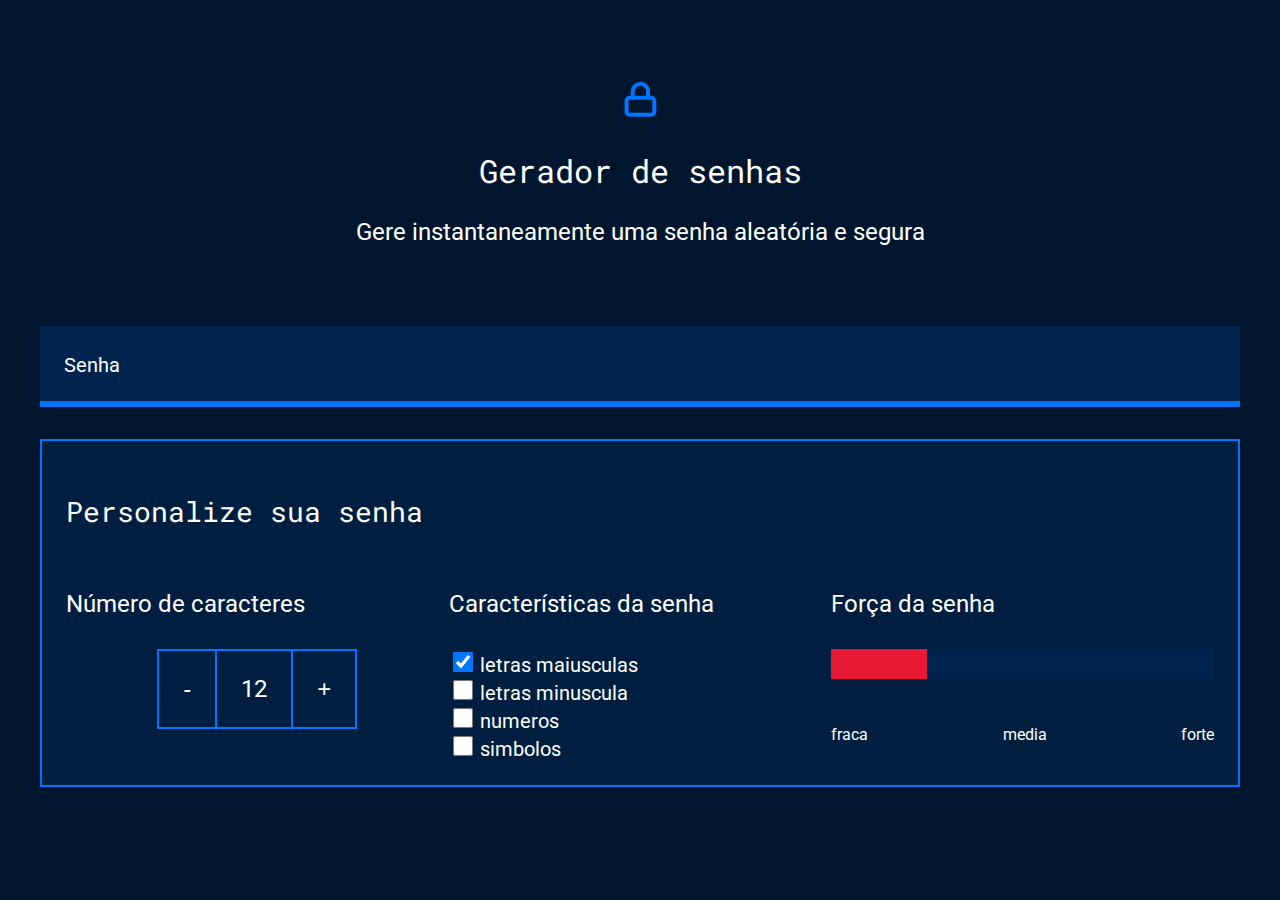
<file: index.html>
<!DOCTYPE html>
<html lang="pt-br">

<head>
    <meta charset="UTF-8">
    <meta name="viewport" content="width=device-width, initial-scale=1.0">
    <title>Gerador de senhas</title>
    <link rel="stylesheet" href="style.css">
</head>

<body>
    <section class="conteudo">
        <div class="conteudo-titulo">
            <img src="unlock.svg" alt="cadeado fechado">
            <h2 class="titulo-principal">Gerador de senhas</h2>
            <h3 class="titulo-secundario">Gere instantaneamente uma senha aleatória e segura</h3>
        </div>
        <div class="conteudo-senha">
            <label for="senha">Senha</label>
            <input name="senha" type="text" id="campo-senha" readonly>
        </div>
        <div class="parametro">
            <h3 class="parametro-titulo">Personalize sua senha</h3>
            <div class="parametro-coluna__senha">
                <div class="parametro-senha">
                    <h4 class="parametro-senha__titulo">Número de caracteres</h4>
                    <div class="parametro-senha-botoes">
                        <button class="parametro-senha__botao">-</button>
                        <p class="parametro-senha__texto">12</p>
                        <button class="parametro-senha__botao">+</button>
                    </div>
                </div>               
                <div class="parametro-senha">
                    <h4 class="parametro-senha__titulo">Características da senha</h4>
                   <div class="parametro-senha-checkbox">
                    <input type="checkbox"name="maiusculas" class="checkbox" checked> 
                    <label for="maiusculas">letras maiusculas</label>
                </div>
                <div class="parametro-senha-checkbox">
                    <input type="checkbox" name="minuscula"  class="checkbox"> 
                    <label for="minusculas">letras minuscula</label>
                </div>
                <div class="parametro-senha-checkbox">
                    <input type="checkbox"name="numeros"  class="checkbox"> 
                    <label for="numeros">numeros</label>
                </div>
                <div class="parametro-senha-checkbox">
                    <input type="checkbox"name="simbolos"  class="checkbox"> 
                    <label for="simbolos">simbolos</label>
                </div>
                </div>
                <div class="parametro-senha">
                    <h4 class="parametro-senha__titulo">Força da senha</h4>
                    <div class="barra"></div>
                    <div class="forca fraca"></div>
                    <div class="parametro-senha-textos">
                        
                        <p> fraca</p>
                        <p> media</p>
                        <p> forte</p>
                </div>

            </div>
        </div>
    </section>
    <script src="script.js"></script>
</body>

</html>
</file>
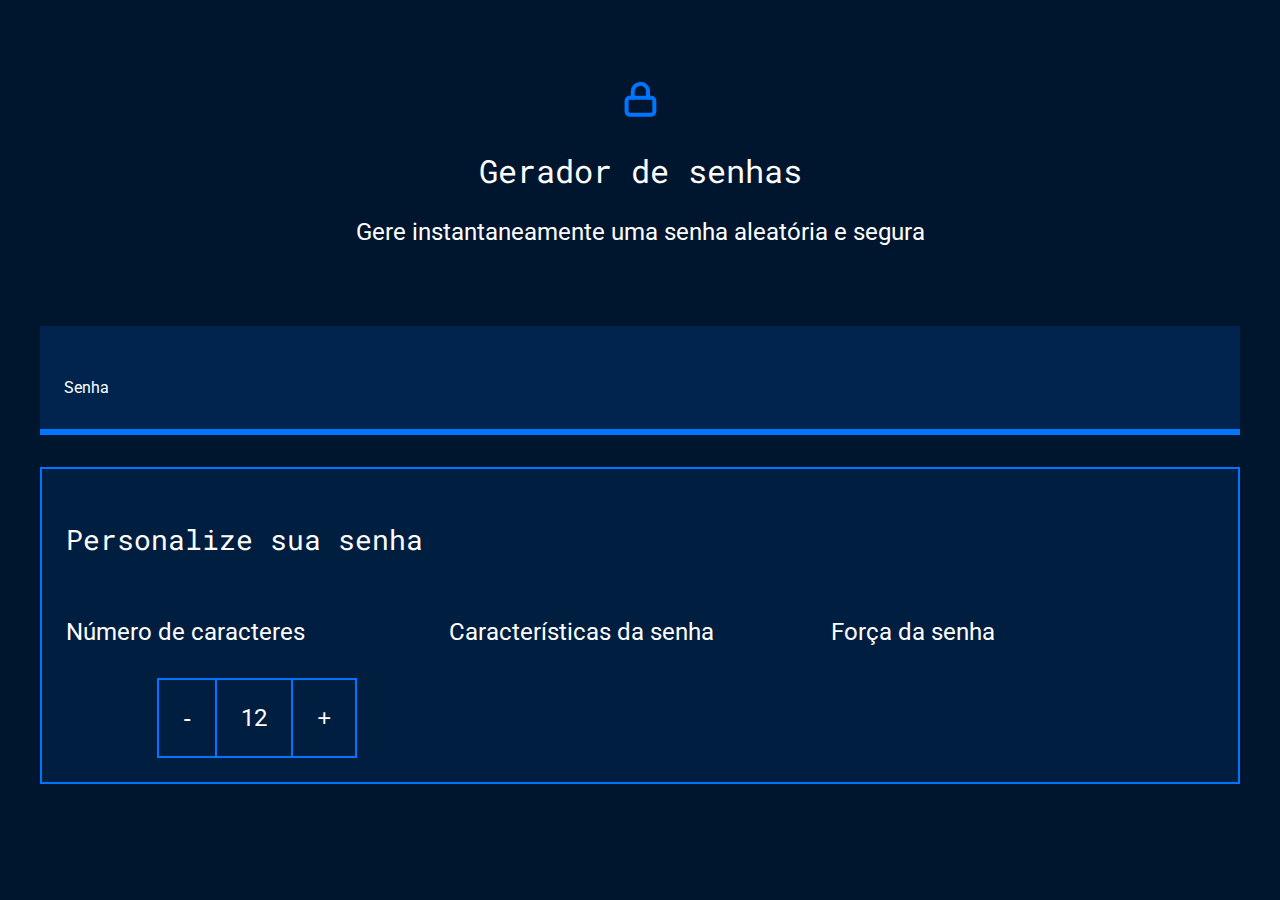
<file: senha segura/index.html>
<!DOCTYPE html>
<html lang="pt-br">

<head>
    <meta charset="UTF-8">
    <meta name="viewport" content="width=device-width, initial-scale=1.0">
    <title>Gerador de senha</title>
    <link rel="stylesheet" href="style.css">
</head>

<body>
    <section class="conteudo">
        <div class="conteudo-titulo">
            <img src="unlock.svg" alt="cadeado fechado">
            <h2 class="titulo-principal">Gerador de senhas</h2>
            <h3 class="titulo-secundario">Gere instantaneamente uma senha aleatória e segura</h3>
        </div>
        <div class="conteudo-senha">
            <label for="senha">Senha</label>
            <input name="senha" type="text" id="campo-senha">
        </div>
        <div class="parametro">
            <h3 class="parametro-titulo">Personalize sua senha</h3>
            <div class="parametro-coluna__senha">
                <div class="parametro-senha">
                    <h4 class="parametro-senha__titulo">Número de caracteres</h4>
                    <div class="parametro-senha-botoes">
                        <button class="parametro-senha__botao">-</button>
                        <p class="parametro-senha__texto">12</p>
                        <button class="parametro-senha__botao">+</button>
                    </div>
                </div>               
                <div class="parametro-senha">
                    <h4 class="parametro-senha__titulo">Características da senha</h4>
                </div>
                <div class="parametro-senha">
                    <h4 class="parametro-senha__titulo">Força da senha</h4>
                </div>
            </div>
        </div>
    </section>
</body>

</html>
</file>
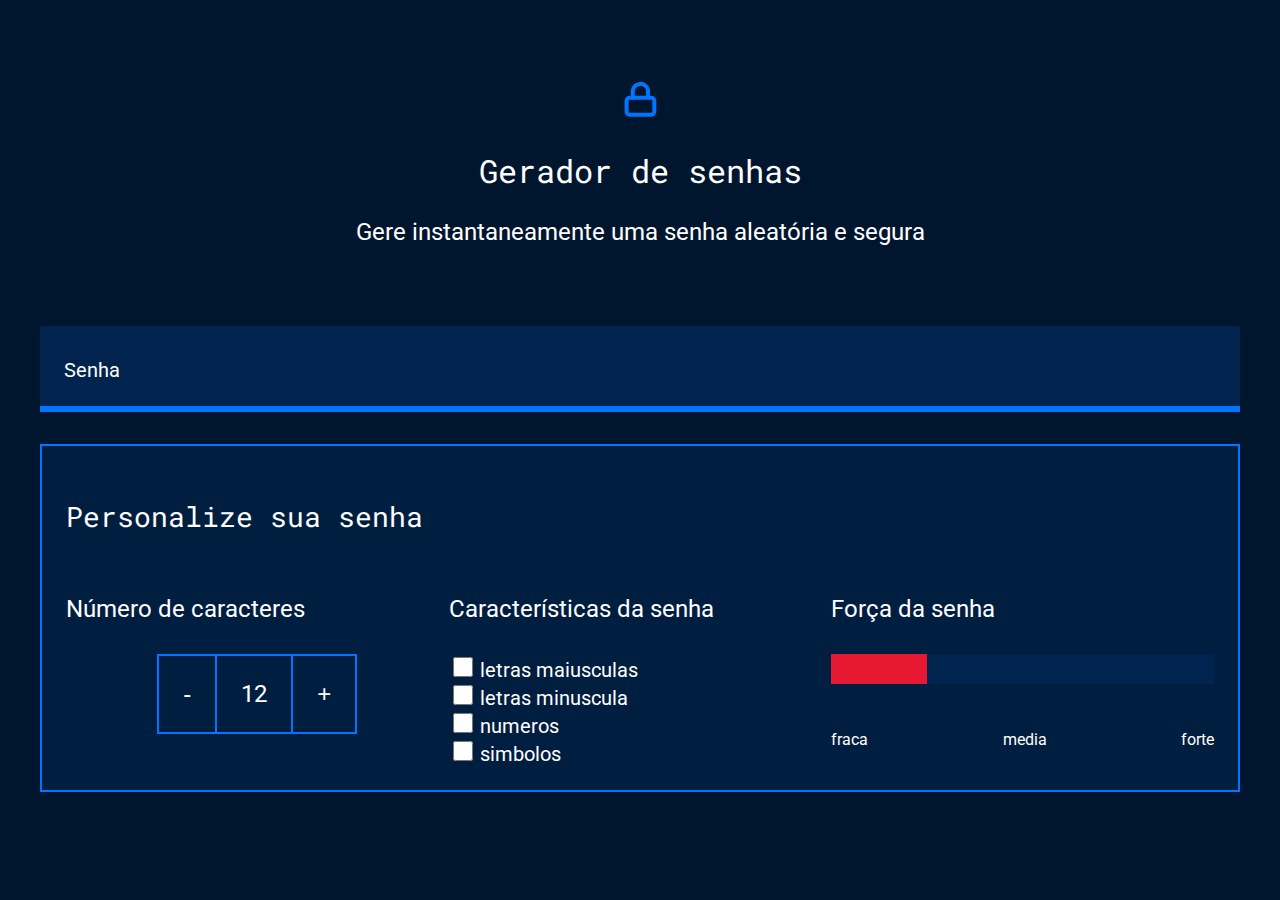
<file: senha-segura-main/index.html>
<!DOCTYPE html>
<html lang="pt-br">

<head>
    <meta charset="UTF-8">
    <meta name="viewport" content="width=device-width, initial-scale=1.0">
    <title>Gerador de senhas</title>
    <link rel="stylesheet" href="style.css">
</head>

<body>
    <section class="conteudo">
        <div class="conteudo-titulo">
            <img src="unlock.svg" alt="cadeado fechado">
            <h2 class="titulo-principal">Gerador de senhas</h2>
            <h3 class="titulo-secundario">Gere instantaneamente uma senha aleatória e segura</h3>
        </div>
        <div class="conteudo-senha">
            <label for="senha">Senha</label>
            <input name="senha" type="text" id="campo-senha">
        </div>
        <div class="parametro">
            <h3 class="parametro-titulo">Personalize sua senha</h3>
            <div class="parametro-coluna__senha">
                <div class="parametro-senha">
                    <h4 class="parametro-senha__titulo">Número de caracteres</h4>
                    <div class="parametro-senha-botoes">
                        <button class="parametro-senha__botao">-</button>
                        <p class="parametro-senha__texto">12</p>
                        <button class="parametro-senha__botao">+</button>
                    </div>
                </div>               
                <div class="parametro-senha">
                    <h4 class="parametro-senha__titulo">Características da senha</h4>
                   <div class="parametro-senha-checkbox">
                    <input type="checkbox"name="maiusculas"> 
                    <label for="maiusculas">letras maiusculas</label>
                </div>
                <div class="parametro-senha-checkbox">
                    <input type="checkbox"name="minuscula"> 
                    <label for="minusculas">letras minuscula</label>
                </div>
                <div class="parametro-senha-checkbox">
                    <input type="checkbox"name="numeros"> 
                    <label for="numeros">numeros</label>
                </div>
                <div class="parametro-senha-checkbox">
                    <input type="checkbox"name="simbolos"> 
                    <label for="simbolos">simbolos</label>
                </div>
                </div>
                <div class="parametro-senha">
                    <h4 class="parametro-senha__titulo">Força da senha</h4>
                    <div class="barra"></div>
                    <div class="forca fraca"></div>
                    <div class="parametro-senha-textos">
                        
                        <p> fraca</p>
                        <p> media</p>
                        <p> forte</p>
                </div>
            </div>
        </div>
    </section>
</body>

</html>
</file>
<file: style.css>
@import url('https://fonts.googleapis.com/css2?family=Roboto&family=Roboto+Mono&display=swap');

:root{
    --branco: white;
    --cor-de-fundo: #00162E;
    --fundo-senha: #00244D;
    --fundo-texto: #001E40;
    --borda: #0075FF;
    --roboto: 'Roboto', sans-serif;
    --roboto-mono: 'Roboto Mono', monospace;
}

*{
    font-weight: 400;
}

body{
    color: var(--branco);
    background-color: var(--cor-de-fundo);
    font-family: var(--roboto);
}

.titulo-principal{
    font-family: var(--roboto-mono);
    font-size: 32px;
}

.titulo-secundario{
    font-size: 24px;
}

.conteudo-titulo{
    text-align: center;
    margin-top: 80px;
}

.conteudo-senha{
    margin-top: 80px; 
    background: var(--fundo-senha);
    padding: 24px;
    border-bottom: 6px solid var(--borda);
}

#campo-senha{
    background-color: var(--fundo-senha);
    border: none;
    color: var(--branco);
    font-family: var(--roboto-mono);
    font-size: 28px;
    width: 70%;
}

#campo-senha:focus{
    outline: none;
}

.conteudo{
    max-width: 1200px;
    margin: 0 auto;
}

.parametro{
    background-color: var(--fundo-texto);
    border: 2px solid var(--borda);
    margin-top: 32px;
    padding: 24px;
}

.parametro-titulo{
    font-family: var(--roboto-mono);
    font-size: 28px;
}

.parametro-senha__titulo{
    font-size:24px;
}

.parametro-coluna__senha{
    display: flex;
    flex-direction: column;
    justify-content: center;
}
.parametro-senha{
    width: 50%;
    margin: 0 auto;
}

.parametro-senha-botoes {
    display: flex;
    justify-content: center;
    
}
.parametro-senha__botao{
    background-color: var(--fundo-texto);
    color: var(--branco);
    border: 2px solid var(--borda);
    padding: 24px;
    font-size: 24px;
    cursor: pointer;
}
.parametro-senha__texto{
    padding: 24px;
    border-top: 2px solid var(--borda);
    border-bottom: 2px solid var(--borda);
    margin: 0;
    font-size: 24px;
}
label{
    font-size: 20px;
}
input{
    width: 20px;
    height: 20px;
    cursor: pointer;
}
.barra{
    background-color: var(--fundo-senha);
    height: 30px;
    width: 100%;
}
.parametro-senha-textos{
    display: flex;
    justify-content: space-between;
}
.forca{
    height: 30px;
    position: relative;
    bottom: 30px;
}
.media{
    background-color: #faf408;
    width: 50%;
}
.forte{
    background-color: aqua;
    width: 100%;
}
.fraca{
    background-color: #e71832;
    width: 25%;
}
@media screen and (min-width: 768px) {
    .parametro-coluna__senha{
        flex-direction: row;
    }
}
</file>
<file: senha segura/style.css>
@import url('https://fonts.googleapis.com/css2?family=Roboto&family=Roboto+Mono&display=swap');

:root{
    --branco: white;
    --cor-de-fundo: #00162E;
    --fundo-senha: #00244D;
    --fundo-texto: #001E40;
    --borda: #0075FF;
    --roboto: 'Roboto', sans-serif;
    --roboto-mono: 'Roboto Mono', monospace;
}

*{
    font-weight: 400;
}

body{
    color: var(--branco);
    background-color: var(--cor-de-fundo);
    font-family: var(--roboto);
}

.titulo-principal{
    font-family: var(--roboto-mono);
    font-size: 32px;
}

.titulo-secundario{
    font-size: 24px;
}

.conteudo-titulo{
    text-align: center;
    margin-top: 80px;
}

.conteudo-senha{
    margin-top: 80px; 
    background: var(--fundo-senha);
    padding: 24px;
    border-bottom: 6px solid var(--borda);
}

#campo-senha{
    background-color: var(--fundo-senha);
    border: none;
    color: var(--branco);
    font-family: var(--roboto-mono);
    font-size: 40px;
    width: 70%;
}

#campo-senha:focus{
    outline: none;
}

.conteudo{
    max-width: 1200px;
    margin: 0 auto;
}

.parametro{
    background-color: var(--fundo-texto);
    border: 2px solid var(--borda);
    margin-top: 32px;
    padding: 24px;
}

.parametro-titulo{
    font-family: var(--roboto-mono);
    font-size: 28px;
}

.parametro-senha__titulo{
    font-size:24px;
}

.parametro-coluna__senha{
    display: flex;
    flex-direction: column;
    justify-content: center;
}
.parametro-senha{
    width: 50%;
    margin: 0 auto;
}
.parametro-senha-botoes{
    display:flex;
    justify-content: center;
}
.parametro-senha__botao{
    background-color: var(--fundo-texto);
    color: var(--branco);
    border: 2px solid var(--borda);
    padding: 24px;
    font-size: 24px;
    cursor: pointer;
}
.parametro-senha__texto{
    padding: 24px;
    border-top: 2px solid var(--borda);
    border-bottom: 2px solid var(--borda);
    margin: 0;
    font-size: 24px;
}
@media screen and (min-width: 768px) {
    .parametro-coluna__senha{
        flex-direction: row;
    }
}
</file>
<file: senha-segura-main/style.css>
@import url('https://fonts.googleapis.com/css2?family=Roboto&family=Roboto+Mono&display=swap');

:root{
    --branco: white;
    --cor-de-fundo: #00162E;
    --fundo-senha: #00244D;
    --fundo-texto: #001E40;
    --borda: #0075FF;
    --roboto: 'Roboto', sans-serif;
    --roboto-mono: 'Roboto Mono', monospace;
}

*{
    font-weight: 400;
}

body{
    color: var(--branco);
    background-color: var(--cor-de-fundo);
    font-family: var(--roboto);
}

.titulo-principal{
    font-family: var(--roboto-mono);
    font-size: 32px;
}

.titulo-secundario{
    font-size: 24px;
}

.conteudo-titulo{
    text-align: center;
    margin-top: 80px;
}

.conteudo-senha{
    margin-top: 80px; 
    background: var(--fundo-senha);
    padding: 24px;
    border-bottom: 6px solid var(--borda);
}

#campo-senha{
    background-color: var(--fundo-senha);
    border: none;
    color: var(--branco);
    font-family: var(--roboto-mono);
    font-size: 40px;
    width: 70%;
}

#campo-senha:focus{
    outline: none;
}

.conteudo{
    max-width: 1200px;
    margin: 0 auto;
}

.parametro{
    background-color: var(--fundo-texto);
    border: 2px solid var(--borda);
    margin-top: 32px;
    padding: 24px;
}

.parametro-titulo{
    font-family: var(--roboto-mono);
    font-size: 28px;
}

.parametro-senha__titulo{
    font-size:24px;
}

.parametro-coluna__senha{
    display: flex;
    flex-direction: column;
    justify-content: center;
}
.parametro-senha{
    width: 50%;
    margin: 0 auto;
}

.parametro-senha-botoes {
    display: flex;
    justify-content: center;
    
}
.parametro-senha__botao{
    background-color: var(--fundo-texto);
    color: var(--branco);
    border: 2px solid var(--borda);
    padding: 24px;
    font-size: 24px;
    cursor: pointer;
}
.parametro-senha__texto{
    padding: 24px;
    border-top: 2px solid var(--borda);
    border-bottom: 2px solid var(--borda);
    margin: 0;
    font-size: 24px;
}
label{
    font-size: 20px;
}
input{
    width: 20px;
    height: 20px;
    cursor: pointer;
}
.barra{
    background-color: var(--fundo-senha);
    height: 30px;
    width: 100%;
}
.parametro-senha-textos{
    display: flex;
    justify-content: space-between;
}
.forca{
    height: 30px;
    position: relative;
    bottom: 30px;
}
.media{
    background-color: #faf408;
    width: 50%;
}
.forte{
    background-color: aqua;
    width: 100%;
}
.fraca{
    background-color: #e71832;
    width: 25%;
}
@media screen and (min-width: 768px) {
    .parametro-coluna__senha{
        flex-direction: row;
    }
}
</file>
